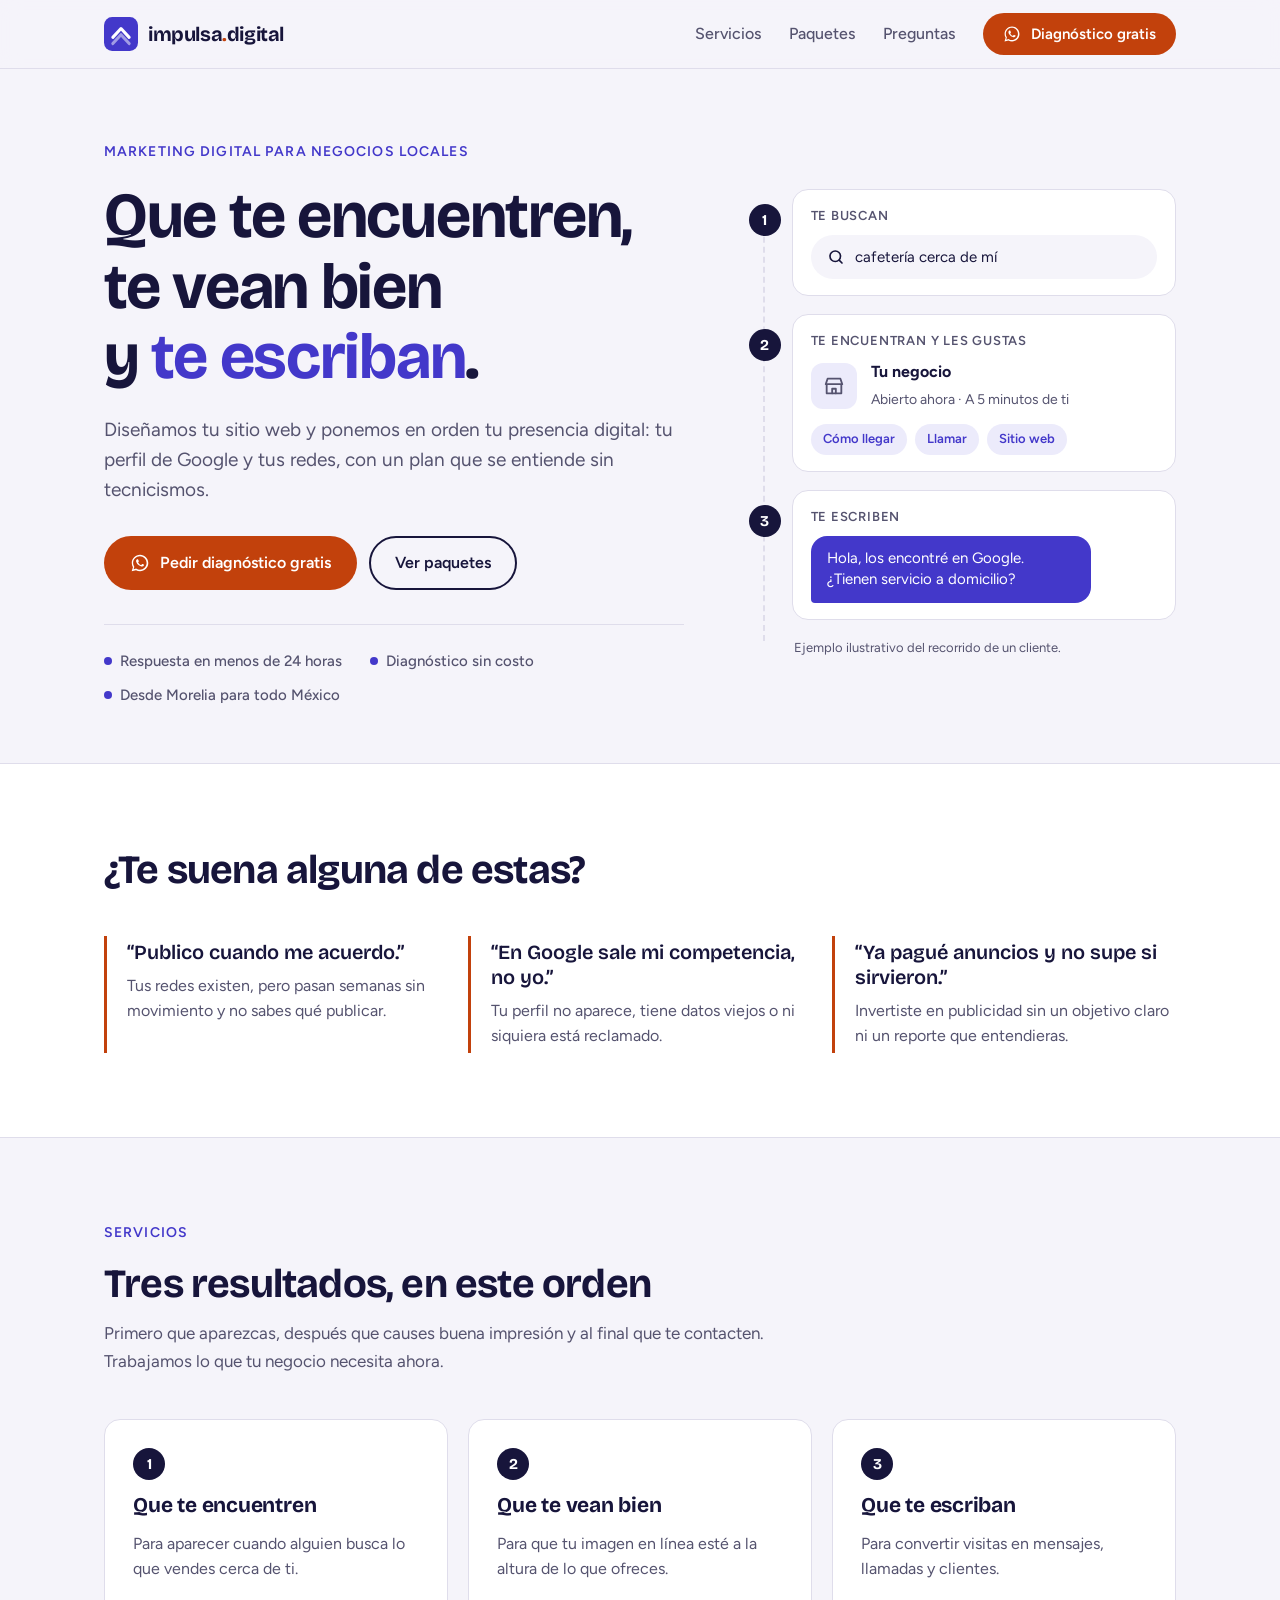
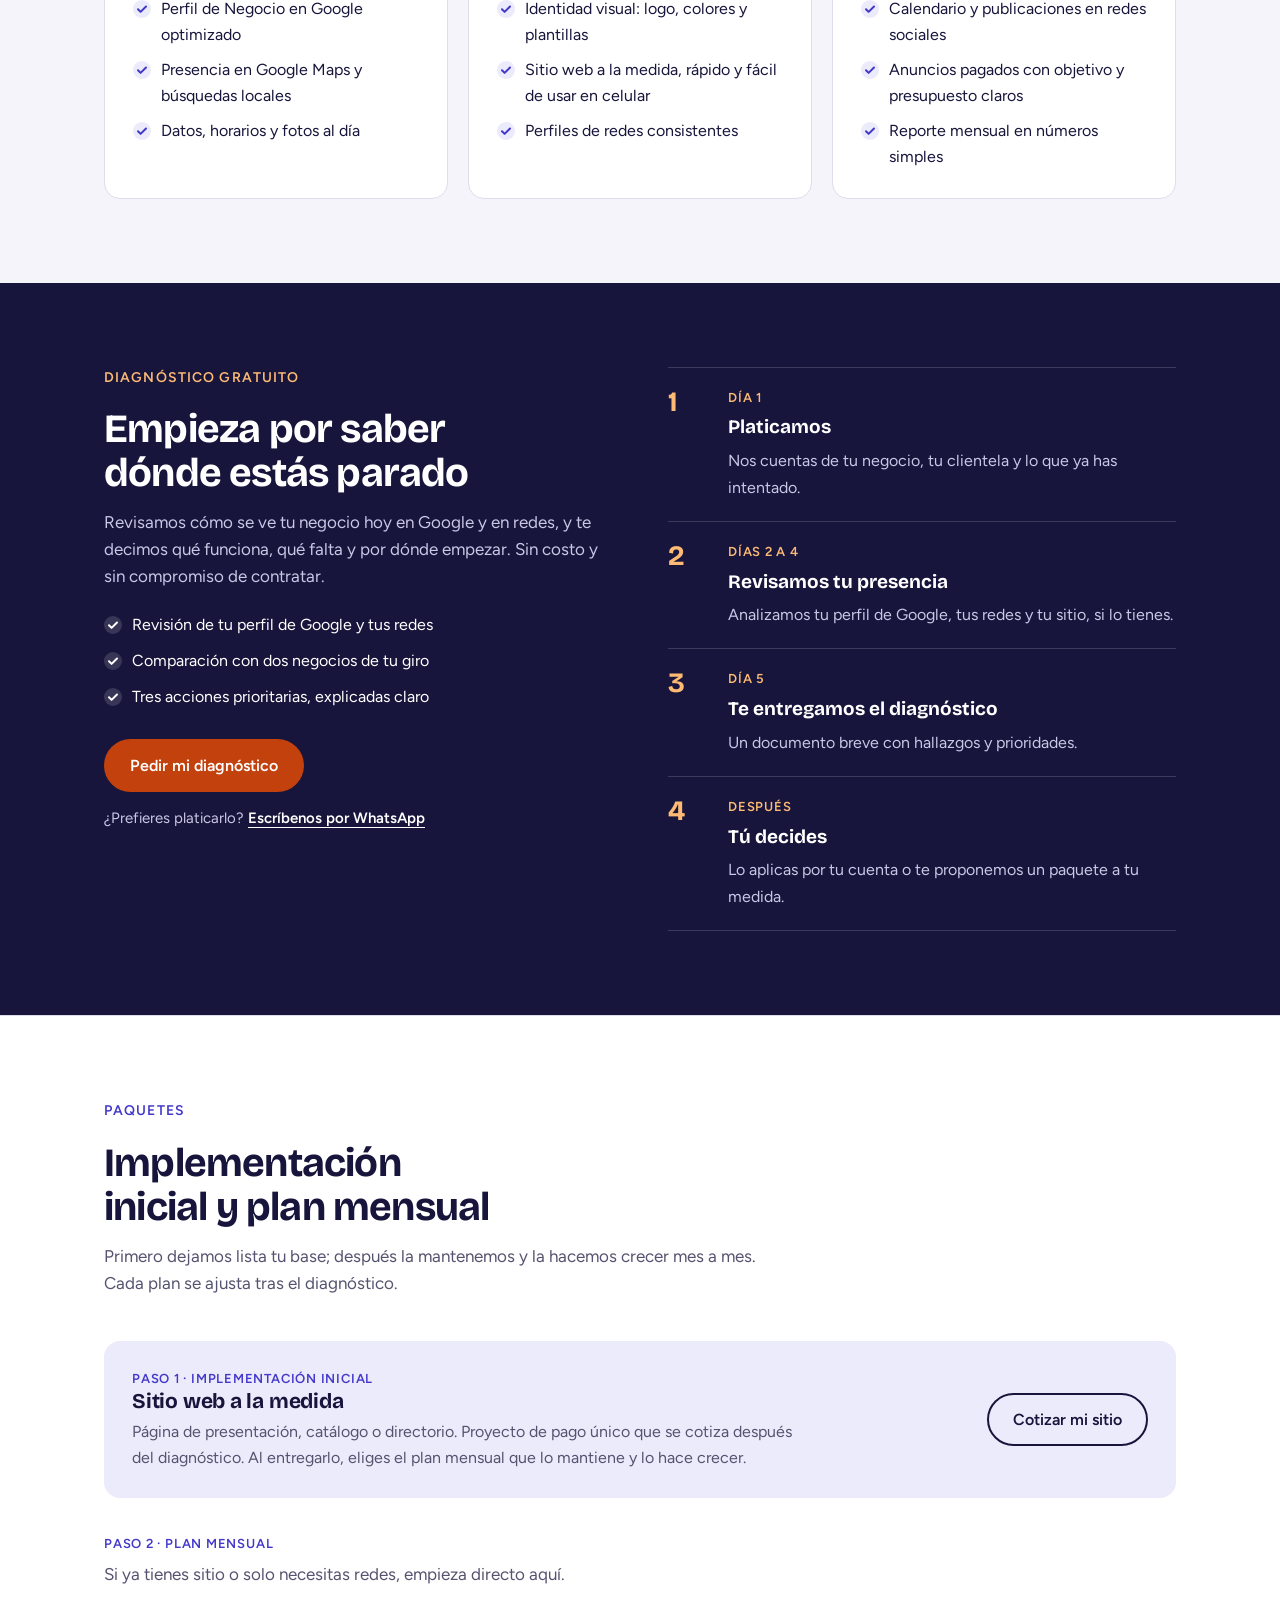
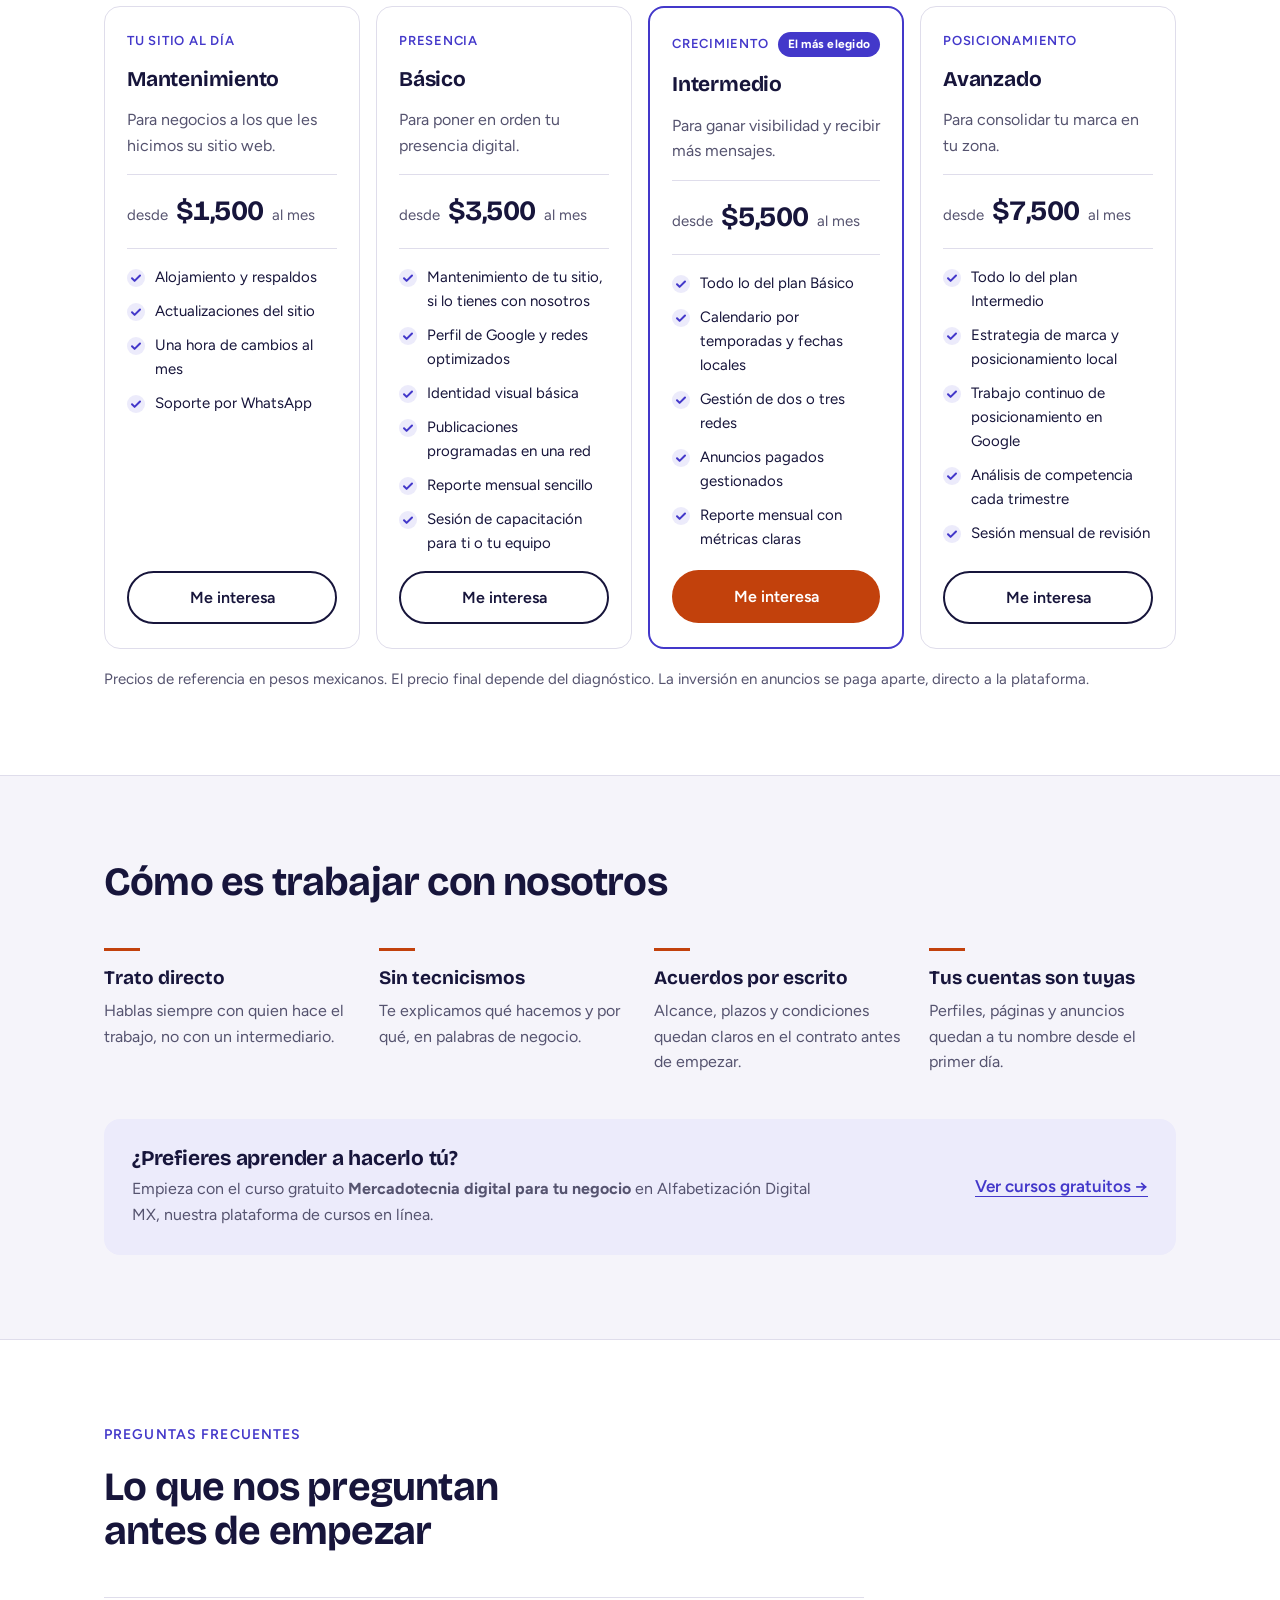
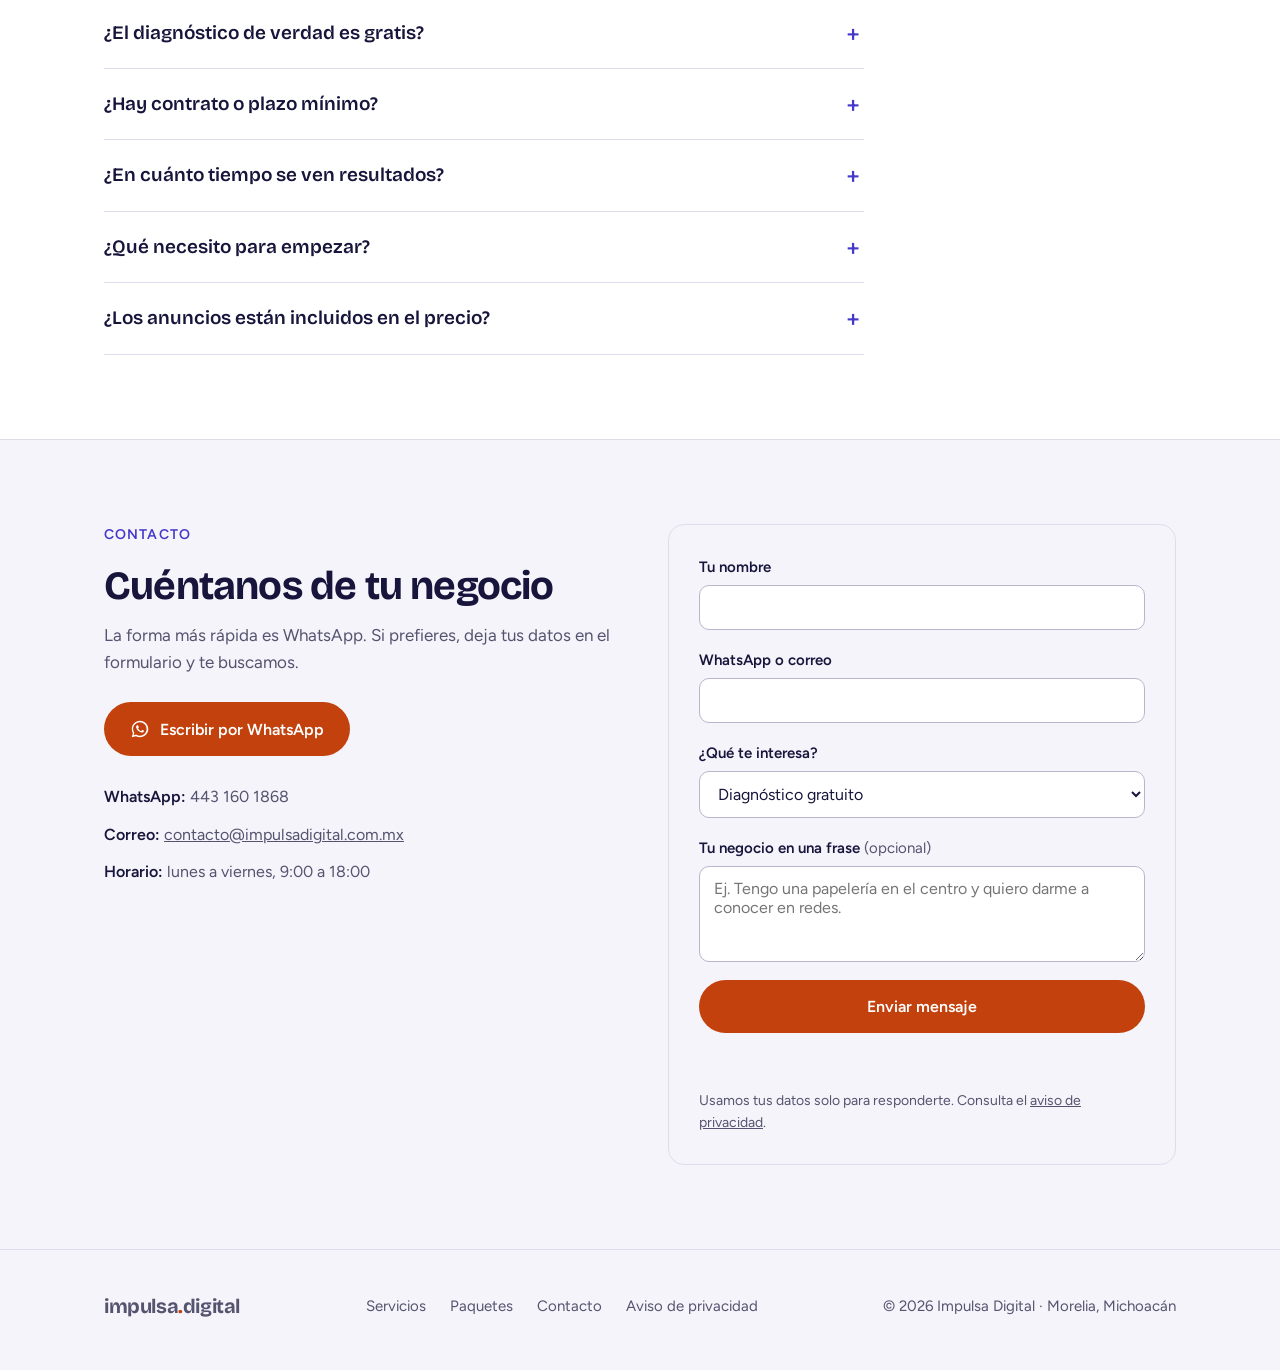
<file: index.html>
<!DOCTYPE html>
<html lang="es-MX">
<head>
<meta charset="UTF-8">
<meta name="viewport" content="width=device-width, initial-scale=1.0">
<title>Impulsa Digital</title>
<meta name="description" content="Marketing digital para negocios locales en México: perfil de Google, redes sociales, sitios web y anuncios. Pide tu diagnóstico gratuito por WhatsApp.">
<link rel="canonical" href="https://impulsadigital.com.mx/">
<link rel="icon" href="favicon.svg" type="image/svg+xml">
<meta name="theme-color" content="#17153B">
<meta property="og:type" content="website">
<meta property="og:locale" content="es_MX">
<meta property="og:url" content="https://impulsadigital.com.mx/">
<meta property="og:site_name" content="Impulsa Digital">
<meta property="og:title" content="Impulsa Digital — Marketing digital para negocios locales">
<meta property="og:description" content="Que te encuentren, te vean bien y te escriban. Diagnóstico gratuito de tu presencia digital.">
<link rel="preconnect" href="https://fonts.googleapis.com">
<link rel="preconnect" href="https://fonts.gstatic.com" crossorigin>
<link href="https://fonts.googleapis.com/css2?family=Bricolage+Grotesque:opsz,wght@12..96,600;12..96,700&family=Figtree:wght@400;500;600&display=swap" rel="stylesheet">
<link rel="stylesheet" href="css/site.css">
<script type="application/ld+json">
{
  "@context": "https://schema.org",
  "@type": "ProfessionalService",
  "name": "Impulsa Digital",
  "url": "https://impulsadigital.com.mx/",
  "description": "Marketing digital para negocios locales: perfil de Google, redes sociales, sitios web y anuncios.",
  "telephone": "+524431601868",
  "email": "contacto@impulsadigital.com.mx",
  "areaServed": { "@type": "Country", "name": "México" },
  "address": { "@type": "PostalAddress", "addressLocality": "Morelia", "addressRegion": "Michoacán", "addressCountry": "MX" },
  "openingHours": "Mo-Fr 09:00-18:00"
}
</script>
<!-- Google Analytics 4 -->
<script async src="https://www.googletagmanager.com/gtag/js?id=G-3FEMDLM26Y"></script>
<script>window.dataLayer=window.dataLayer||[];function gtag(){dataLayer.push(arguments);}gtag('js',new Date());gtag('config','G-3FEMDLM26Y');</script>
</head>
<body>

<svg width="0" height="0" style="position:absolute" aria-hidden="true">
  <symbol id="wa" viewBox="0 0 24 24"><path fill="currentColor" d="M12.04 2C6.58 2 2.13 6.45 2.13 11.91c0 1.85.5 3.58 1.4 5.07L2 22l5.2-1.36a9.9 9.9 0 0 0 4.84 1.27c5.46 0 9.91-4.45 9.91-9.91S17.5 2 12.04 2zm0 18.07c-1.55 0-3-.42-4.24-1.18l-.3-.18-3.15.83.84-3.07-.2-.32a8.07 8.07 0 0 1-1.24-4.24c0-4.46 3.63-8.09 8.09-8.09s8.09 3.63 8.09 8.09-3.63 8.09-8.09 8.09zm4.43-6.06c-.24-.12-1.43-.7-1.65-.78-.22-.08-.38-.12-.55.12-.16.24-.62.78-.76.94-.14.16-.28.18-.52.06-.24-.12-1-.37-1.9-1.18-.7-.62-1.18-1.39-1.32-1.63-.14-.24-.01-.37.1-.5.12-.13.27-.34.4-.5.13-.16.18-.28.27-.46.08-.18.04-.34-.04-.46-.08-.12-.55-1.32-.75-1.8-.2-.48-.4-.42-.55-.42h-.46c-.16 0-.42.06-.64.3-.22.24-.84.82-.84 2 0 1.18.86 2.32.98 2.48.12.16 1.65 2.52 4 3.43 2.34.91 2.34.6 2.76.56.42-.04 1.43-.58 1.63-1.14.2-.56.2-1.04.14-1.14-.06-.1-.22-.16-.46-.28z"/></symbol>
</svg>

<a class="skip" href="#contenido">Saltar al contenido</a>

<header class="site-header">
  <div class="wrap header-inner">
    <a href="#inicio" class="brand" aria-label="Impulsa Digital, inicio">
      <img src="favicon.svg" alt="" width="34" height="34">
      <span>impulsa<i>.</i>digital</span>
    </a>
    <button class="menu-toggle" id="menuToggle" aria-label="Abrir menú" aria-expanded="false" aria-controls="mainNav">
      <span></span><span></span><span></span>
    </button>
    <nav class="nav" id="mainNav" aria-label="Principal">
      <a href="#servicios">Servicios</a>
      <a href="#paquetes">Paquetes</a>
      <a href="#preguntas">Preguntas</a>
      <a class="btn btn-primary btn-small" href="https://wa.me/524431601868" data-wa="Hola, quiero pedir el diagnóstico gratuito para mi negocio." data-origen="encabezado">
        <svg width="18" height="18"><use href="#wa"/></svg> Diagnóstico gratis
      </a>
    </nav>
  </div>
</header>

<main id="contenido">

  <!-- HERO -->
  <section class="hero" id="inicio">
    <div class="wrap hero-grid">
      <div>
        <span class="eyebrow">Marketing digital para negocios locales</span>
        <h1>Que te encuentren, te vean bien y <em>te escriban</em>.</h1>
        <p class="lead">Diseñamos tu sitio web y ponemos en orden tu presencia digital: tu perfil de Google y tus redes, con un plan que se entiende sin tecnicismos.</p>
        <div class="actions">
          <a class="btn btn-primary" href="https://wa.me/524431601868" data-wa="Hola, quiero pedir el diagnóstico gratuito para mi negocio." data-origen="hero">
            <svg width="20" height="20"><use href="#wa"/></svg> Pedir diagnóstico gratis
          </a>
          <a class="btn btn-line" href="#paquetes">Ver paquetes</a>
        </div>
        <ul class="trust">
          <li>Respuesta en menos de 24 horas</li>
          <li>Diagnóstico sin costo</li>
          <li>Desde Morelia para todo México</li>
        </ul>
      </div>

      <div aria-hidden="true">
        <div class="route">
          <div class="route-step">
            <span class="n">1</span>
            <small>Te buscan</small>
            <div class="search-pill">
              <svg width="18" height="18" viewBox="0 0 24 24" fill="none" stroke="currentColor" stroke-width="2.2" stroke-linecap="round"><circle cx="11" cy="11" r="7"/><path d="m20 20-3.5-3.5"/></svg>
              cafetería cerca de mí
            </div>
          </div>
          <div class="route-step">
            <span class="n">2</span>
            <small>Te encuentran y les gustas</small>
            <div class="biz">
              <span class="biz-logo"><svg width="22" height="22" viewBox="0 0 24 24" fill="none" stroke="currentColor" stroke-width="2" stroke-linecap="round" stroke-linejoin="round"><path d="M4 10h16v10H4z"/><path d="M3 10 5 4h14l2 6"/><path d="M10 20v-5h4v5"/></svg></span>
              <div><b>Tu negocio</b><span>Abierto ahora · A 5 minutos de ti</span></div>
            </div>
            <div class="biz-actions"><span>Cómo llegar</span><span>Llamar</span><span>Sitio web</span></div>
          </div>
          <div class="route-step">
            <span class="n">3</span>
            <small>Te escriben</small>
            <div class="bubble">Hola, los encontré en Google. ¿Tienen servicio a domicilio?</div>
          </div>
          <p class="route-note">Ejemplo ilustrativo del recorrido de un cliente.</p>
        </div>
      </div>
    </div>
  </section>

  <!-- TE SUENA -->
  <section class="section band" aria-labelledby="t-suena">
    <div class="wrap">
      <div class="section-head">
        <h2 id="t-suena">¿Te suena alguna de estas?</h2>
      </div>
      <div class="pains">
        <div class="pain">
          <p>“Publico cuando me acuerdo.”</p>
          <p>Tus redes existen, pero pasan semanas sin movimiento y no sabes qué publicar.</p>
        </div>
        <div class="pain">
          <p>“En Google sale mi competencia, no yo.”</p>
          <p>Tu perfil no aparece, tiene datos viejos o ni siquiera está reclamado.</p>
        </div>
        <div class="pain">
          <p>“Ya pagué anuncios y no supe si sirvieron.”</p>
          <p>Invertiste en publicidad sin un objetivo claro ni un reporte que entendieras.</p>
        </div>
      </div>
    </div>
  </section>

  <!-- SERVICIOS -->
  <section class="section" id="servicios" aria-labelledby="t-servicios">
    <div class="wrap">
      <div class="section-head">
        <span class="eyebrow">Servicios</span>
        <h2 id="t-servicios">Tres resultados, en este orden</h2>
        <p>Primero que aparezcas, después que causes buena impresión y al final que te contacten. Trabajamos lo que tu negocio necesita ahora.</p>
      </div>
      <div class="services">
        <article class="service">
          <span class="n">1</span>
          <h3>Que te encuentren</h3>
          <p>Para aparecer cuando alguien busca lo que vendes cerca de ti.</p>
          <ul class="ticks">
            <li>Perfil de Negocio en Google optimizado</li>
            <li>Presencia en Google Maps y búsquedas locales</li>
            <li>Datos, horarios y fotos al día</li>
          </ul>
        </article>
        <article class="service">
          <span class="n">2</span>
          <h3>Que te vean bien</h3>
          <p>Para que tu imagen en línea esté a la altura de lo que ofreces.</p>
          <ul class="ticks">
            <li>Identidad visual: logo, colores y plantillas</li>
            <li>Sitio web a la medida, rápido y fácil de usar en celular</li>
            <li>Perfiles de redes consistentes</li>
          </ul>
        </article>
        <article class="service">
          <span class="n">3</span>
          <h3>Que te escriban</h3>
          <p>Para convertir visitas en mensajes, llamadas y clientes.</p>
          <ul class="ticks">
            <li>Calendario y publicaciones en redes sociales</li>
            <li>Anuncios pagados con objetivo y presupuesto claros</li>
            <li>Reporte mensual en números simples</li>
          </ul>
        </article>
      </div>
    </div>
  </section>

  <!-- DIAGNÓSTICO -->
  <section class="section night" id="diagnostico" aria-labelledby="t-diag">
    <div class="wrap diag-grid">
      <div>
        <div class="section-head" style="margin-bottom:0">
          <span class="eyebrow">Diagnóstico gratuito</span>
          <h2 id="t-diag">Empieza por saber dónde estás parado</h2>
          <p>Revisamos cómo se ve tu negocio hoy en Google y en redes, y te decimos qué funciona, qué falta y por dónde empezar. Sin costo y sin compromiso de contratar.</p>
        </div>
        <ul class="ticks">
          <li>Revisión de tu perfil de Google y tus redes</li>
          <li>Comparación con dos negocios de tu giro</li>
          <li>Tres acciones prioritarias, explicadas claro</li>
        </ul>
        <a class="btn btn-primary" href="diagnostico.html">Pedir mi diagnóstico</a>
        <p class="alt-link">¿Prefieres platicarlo? <a href="https://wa.me/524431601868" data-wa="Hola, quiero pedir el diagnóstico gratuito para mi negocio." data-origen="diagnostico">Escríbenos por WhatsApp</a></p>
      </div>
      <ol class="steps">
        <li><div><em>Día 1</em><b>Platicamos</b><span>Nos cuentas de tu negocio, tu clientela y lo que ya has intentado.</span></div></li>
        <li><div><em>Días 2 a 4</em><b>Revisamos tu presencia</b><span>Analizamos tu perfil de Google, tus redes y tu sitio, si lo tienes.</span></div></li>
        <li><div><em>Día 5</em><b>Te entregamos el diagnóstico</b><span>Un documento breve con hallazgos y prioridades.</span></div></li>
        <li><div><em>Después</em><b>Tú decides</b><span>Lo aplicas por tu cuenta o te proponemos un paquete a tu medida.</span></div></li>
      </ol>
    </div>
  </section>

  <!-- PAQUETES -->
  <section class="section band" id="paquetes" aria-labelledby="t-paquetes">
    <div class="wrap">
      <div class="section-head">
        <span class="eyebrow">Paquetes</span>
        <h2 id="t-paquetes">Implementación inicial y plan mensual</h2>
        <p>Primero dejamos lista tu base; después la mantenemos y la hacemos crecer mes a mes. Cada plan se ajusta tras el diagnóstico.</p>
      </div>
      <div class="web-plan">
        <div>
          <span class="plan-kicker">Paso 1 · Implementación inicial</span>
          <h3>Sitio web a la medida</h3>
          <p>Página de presentación, catálogo o directorio. Proyecto de pago único que se cotiza después del diagnóstico. Al entregarlo, eliges el plan mensual que lo mantiene y lo hace crecer.</p>
        </div>
        <a class="btn btn-line" href="#contacto" data-interes="Sitio web">Cotizar mi sitio</a>
      </div>
      <p class="plans-title"><span class="plan-kicker">Paso 2 · Plan mensual</span>Si ya tienes sitio o solo necesitas redes, empieza directo aquí.</p>
      <div class="plans">
        <article class="plan">
          <span class="plan-kicker">Tu sitio al día</span>
          <h3>Mantenimiento</h3>
          <p class="plan-for">Para negocios a los que les hicimos su sitio web.</p>
          <p class="price">desde <strong>$1,500</strong> al mes</p>
          <ul class="ticks">
            <li>Alojamiento y respaldos</li>
            <li>Actualizaciones del sitio</li>
            <li>Una hora de cambios al mes</li>
            <li>Soporte por WhatsApp</li>
          </ul>
          <a class="btn btn-line" href="#contacto" data-interes="Plan Mantenimiento">Me interesa</a>
        </article>
        <article class="plan">
          <span class="plan-kicker">Presencia</span>
          <h3>Básico</h3>
          <p class="plan-for">Para poner en orden tu presencia digital.</p>
          <p class="price">desde <strong>$3,500</strong> al mes</p>
          <ul class="ticks">
            <li>Mantenimiento de tu sitio, si lo tienes con nosotros</li>
            <li>Perfil de Google y redes optimizados</li>
            <li>Identidad visual básica</li>
            <li>Publicaciones programadas en una red</li>
            <li>Reporte mensual sencillo</li>
            <li>Sesión de capacitación para ti o tu equipo</li>
          </ul>
          <a class="btn btn-line" href="#contacto" data-interes="Paquete Básico">Me interesa</a>
        </article>
        <article class="plan featured">
          <span class="plan-kicker">Crecimiento <b>El más elegido</b></span>
          <h3>Intermedio</h3>
          <p class="plan-for">Para ganar visibilidad y recibir más mensajes.</p>
          <p class="price">desde <strong>$5,500</strong> al mes</p>
          <ul class="ticks">
            <li>Todo lo del plan Básico</li>
            <li>Calendario por temporadas y fechas locales</li>
            <li>Gestión de dos o tres redes</li>
            <li>Anuncios pagados gestionados</li>
            <li>Reporte mensual con métricas claras</li>
          </ul>
          <a class="btn btn-primary" href="#contacto" data-interes="Paquete Intermedio">Me interesa</a>
        </article>
        <article class="plan">
          <span class="plan-kicker">Posicionamiento</span>
          <h3>Avanzado</h3>
          <p class="plan-for">Para consolidar tu marca en tu zona.</p>
          <p class="price">desde <strong>$7,500</strong> al mes</p>
          <ul class="ticks">
            <li>Todo lo del plan Intermedio</li>
            <li>Estrategia de marca y posicionamiento local</li>
            <li>Trabajo continuo de posicionamiento en Google</li>
            <li>Análisis de competencia cada trimestre</li>
            <li>Sesión mensual de revisión</li>
          </ul>
          <a class="btn btn-line" href="#contacto" data-interes="Paquete Avanzado">Me interesa</a>
        </article>
      </div>
      <p class="price-note">Precios de referencia en pesos mexicanos. El precio final depende del diagnóstico. La inversión en anuncios se paga aparte, directo a la plataforma.</p>
    </div>
  </section>

  <!-- COMPROMISOS -->
  <section class="section" aria-labelledby="t-compromisos">
    <div class="wrap">
      <div class="section-head">
        <h2 id="t-compromisos">Cómo es trabajar con nosotros</h2>
      </div>
      <div class="promises">
        <div class="promise"><b>Trato directo</b><p>Hablas siempre con quien hace el trabajo, no con un intermediario.</p></div>
        <div class="promise"><b>Sin tecnicismos</b><p>Te explicamos qué hacemos y por qué, en palabras de negocio.</p></div>
        <div class="promise"><b>Acuerdos por escrito</b><p>Alcance, plazos y condiciones quedan claros en el contrato antes de empezar.</p></div>
        <div class="promise"><b>Tus cuentas son tuyas</b><p>Perfiles, páginas y anuncios quedan a tu nombre desde el primer día.</p></div>
      </div>
      <div class="web-plan learn">
        <div>
          <h3>¿Prefieres aprender a hacerlo tú?</h3>
          <p>Empieza con el curso gratuito <b>Mercadotecnia digital para tu negocio</b> en Alfabetización Digital MX, nuestra plataforma de cursos en línea.</p>
        </div>
        <a class="text-link" href="https://www.alfabetizaciondigital.mx/" target="_blank" rel="noopener">Ver cursos gratuitos →</a>
      </div>
    </div>
  </section>

  <!-- PREGUNTAS -->
  <section class="section band" id="preguntas" aria-labelledby="t-preguntas">
    <div class="wrap">
      <div class="section-head">
        <span class="eyebrow">Preguntas frecuentes</span>
        <h2 id="t-preguntas">Lo que nos preguntan antes de empezar</h2>
      </div>
      <div class="faq">
        <details>
          <summary>¿El diagnóstico de verdad es gratis?</summary>
          <p>Sí. No tiene costo ni te obliga a contratar. Al final decides si aplicas las recomendaciones por tu cuenta o si trabajamos juntos.</p>
        </details>
        <details>
          <summary>¿Hay contrato o plazo mínimo?</summary>
          <p>Sí trabajamos con contrato. Ahí se definen el alcance, la duración y las condiciones de cada proyecto, y lo revisas antes de empezar.</p>
        </details>
        <details>
          <summary>¿En cuánto tiempo se ven resultados?</summary>
          <p>Ordenar tu perfil de Google y tus redes se nota en las primeras semanas. Crecer en visitas y mensajes suele tomar de dos a tres meses de trabajo constante. No prometemos cifras que no dependan de nosotros.</p>
        </details>
        <details>
          <summary>¿Qué necesito para empezar?</summary>
          <p>Acceso a tus perfiles, fotos de tu negocio o productos y unos minutos a la semana para aprobar contenido. Si no tienes perfiles, los creamos contigo.</p>
        </details>
        <details>
          <summary>¿Los anuncios están incluidos en el precio?</summary>
          <p>El paquete incluye la gestión de los anuncios. El presupuesto de publicidad lo defines tú y se paga directo a Google o Meta.</p>
        </details>
      </div>
    </div>
  </section>

  <!-- CONTACTO -->
  <section class="section" id="contacto" aria-labelledby="t-contacto">
    <div class="wrap contact-grid">
      <div class="contact-info">
        <span class="eyebrow">Contacto</span>
        <h2 id="t-contacto">Cuéntanos de tu negocio</h2>
        <p>La forma más rápida es WhatsApp. Si prefieres, deja tus datos en el formulario y te buscamos.</p>
        <a class="btn btn-primary" href="https://wa.me/524431601868" data-wa="Hola, tengo un negocio y quiero información sobre sus servicios." data-origen="contacto">
          <svg width="20" height="20"><use href="#wa"/></svg> Escribir por WhatsApp
        </a>
        <ul class="facts">
          <li><b>WhatsApp:</b> 443 160 1868</li>
          <li><b>Correo:</b> <a href="mailto:contacto@impulsadigital.com.mx">contacto@impulsadigital.com.mx</a></li>
          <li><b>Horario:</b> lunes a viernes, 9:00 a 18:00</li>
        </ul>
      </div>

      <form class="form" id="contactForm" action="https://formspree.io/f/mvzjvlll" method="POST">
        <div class="field">
          <label for="nombre">Tu nombre</label>
          <input type="text" id="nombre" name="nombre" autocomplete="name" required>
        </div>
        <div class="field">
          <label for="contactoPref">WhatsApp o correo</label>
          <input type="text" id="contactoPref" name="contacto" autocomplete="tel" required>
        </div>
        <div class="field">
          <label for="interes">¿Qué te interesa?</label>
          <select id="interes" name="interes">
            <option>Diagnóstico gratuito</option>
            <option>Sitio web</option>
            <option>Plan Mantenimiento</option>
            <option>Paquete Básico</option>
            <option>Paquete Intermedio</option>
            <option>Paquete Avanzado</option>
            <option>Aún no estoy seguro</option>
          </select>
        </div>
        <div class="field">
          <label for="mensaje">Tu negocio en una frase <span>(opcional)</span></label>
          <textarea id="mensaje" name="mensaje" placeholder="Ej. Tengo una papelería en el centro y quiero darme a conocer en redes."></textarea>
        </div>
        <div class="hp" aria-hidden="true">
          <label for="gotcha">No llenar</label>
          <input type="text" id="gotcha" name="_gotcha" tabindex="-1" autocomplete="off">
        </div>
        <button type="submit" class="btn btn-primary">Enviar mensaje</button>
        <p class="form-status" id="formStatus" role="status" aria-live="polite"></p>
        <p class="form-note">Usamos tus datos solo para responderte. Consulta el <a href="privacidad.html">aviso de privacidad</a>.</p>
      </form>
    </div>
  </section>

</main>

<footer class="site-footer">
  <div class="wrap footer-inner">
    <a href="#inicio" class="brand" aria-label="Impulsa Digital, inicio">
      <span>impulsa<i>.</i>digital</span>
    </a>
    <div class="footer-links">
      <a href="#servicios">Servicios</a>
      <a href="#paquetes">Paquetes</a>
      <a href="#contacto">Contacto</a>
      <a href="privacidad.html">Aviso de privacidad</a>
    </div>
    <span>© <span id="year">2026</span> Impulsa Digital · Morelia, Michoacán</span>
  </div>
</footer>

<a class="wa-float" href="https://wa.me/524431601868" data-wa="Hola, quiero pedir el diagnóstico gratuito para mi negocio." data-origen="flotante" aria-label="Escribir por WhatsApp">
  <svg width="30" height="30"><use href="#wa"/></svg>
</a>

<script src="js/site.js"></script>
</body>
</html>
</file>
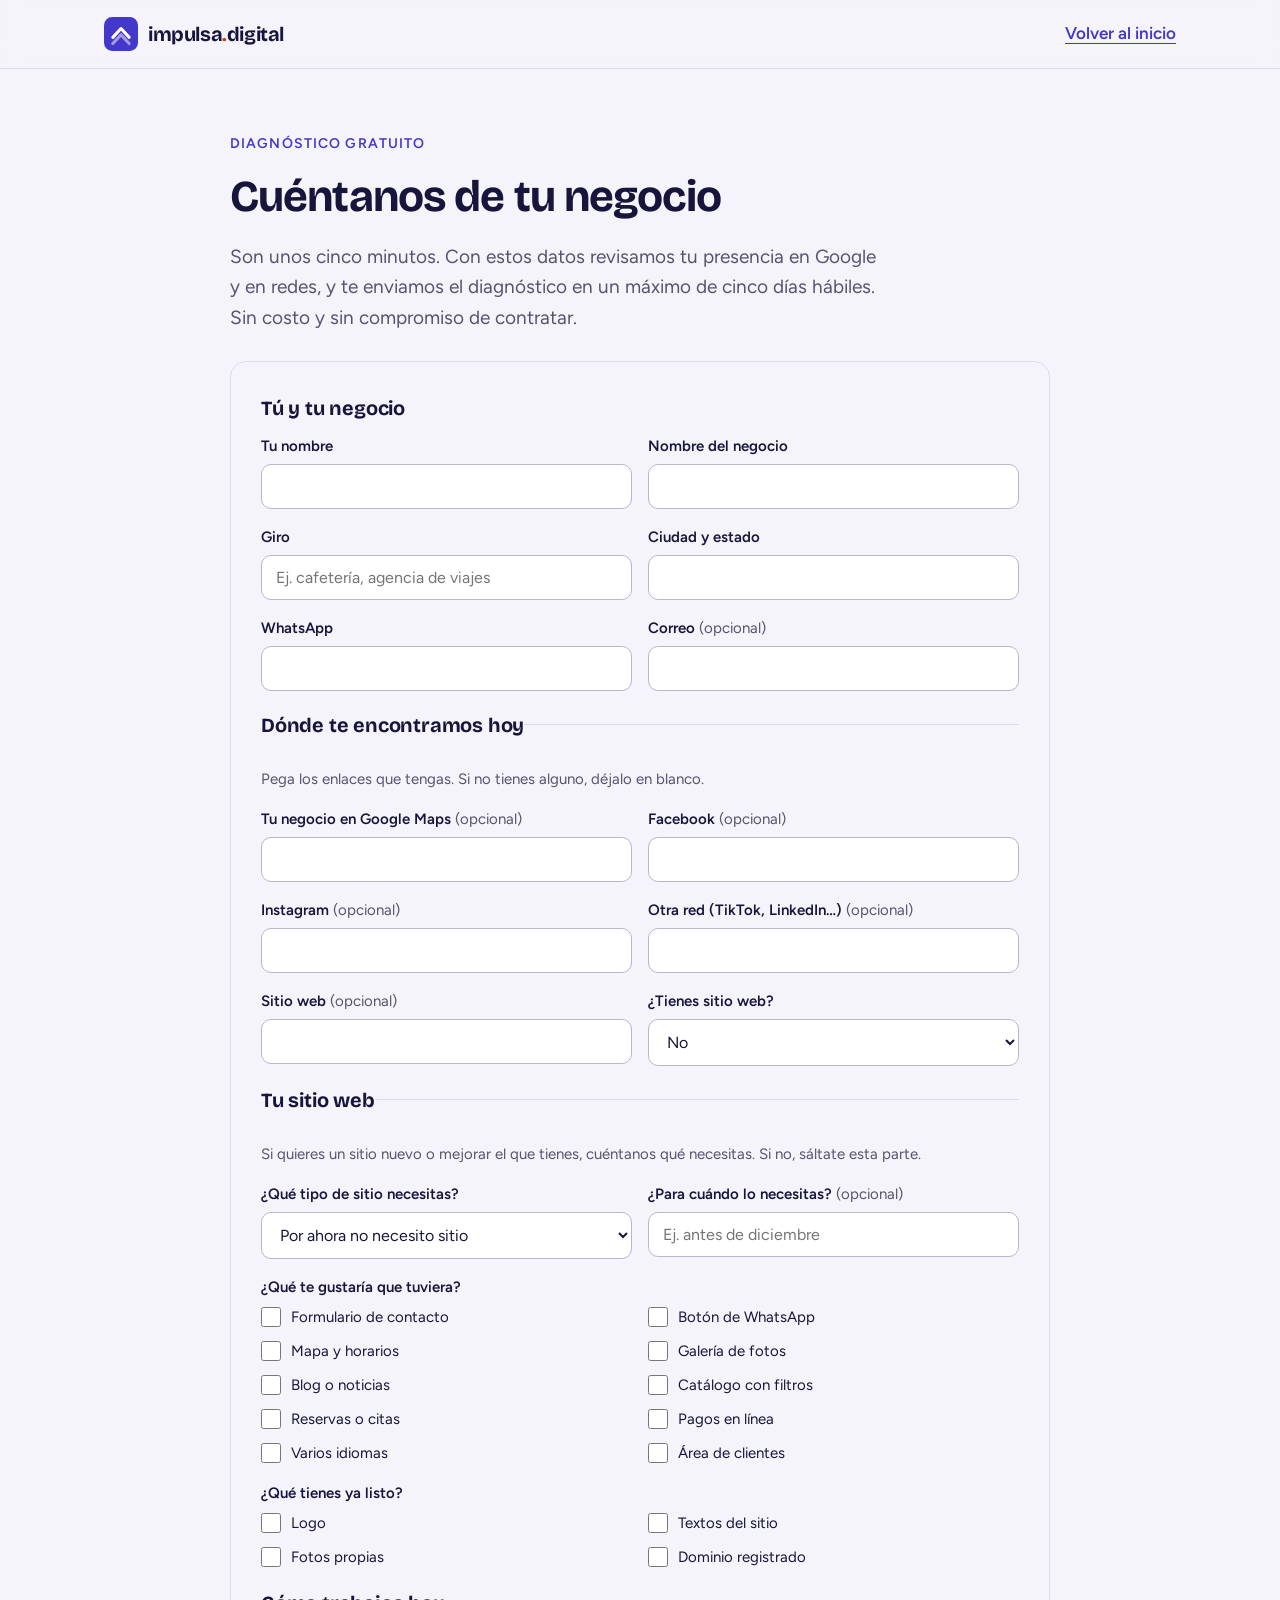
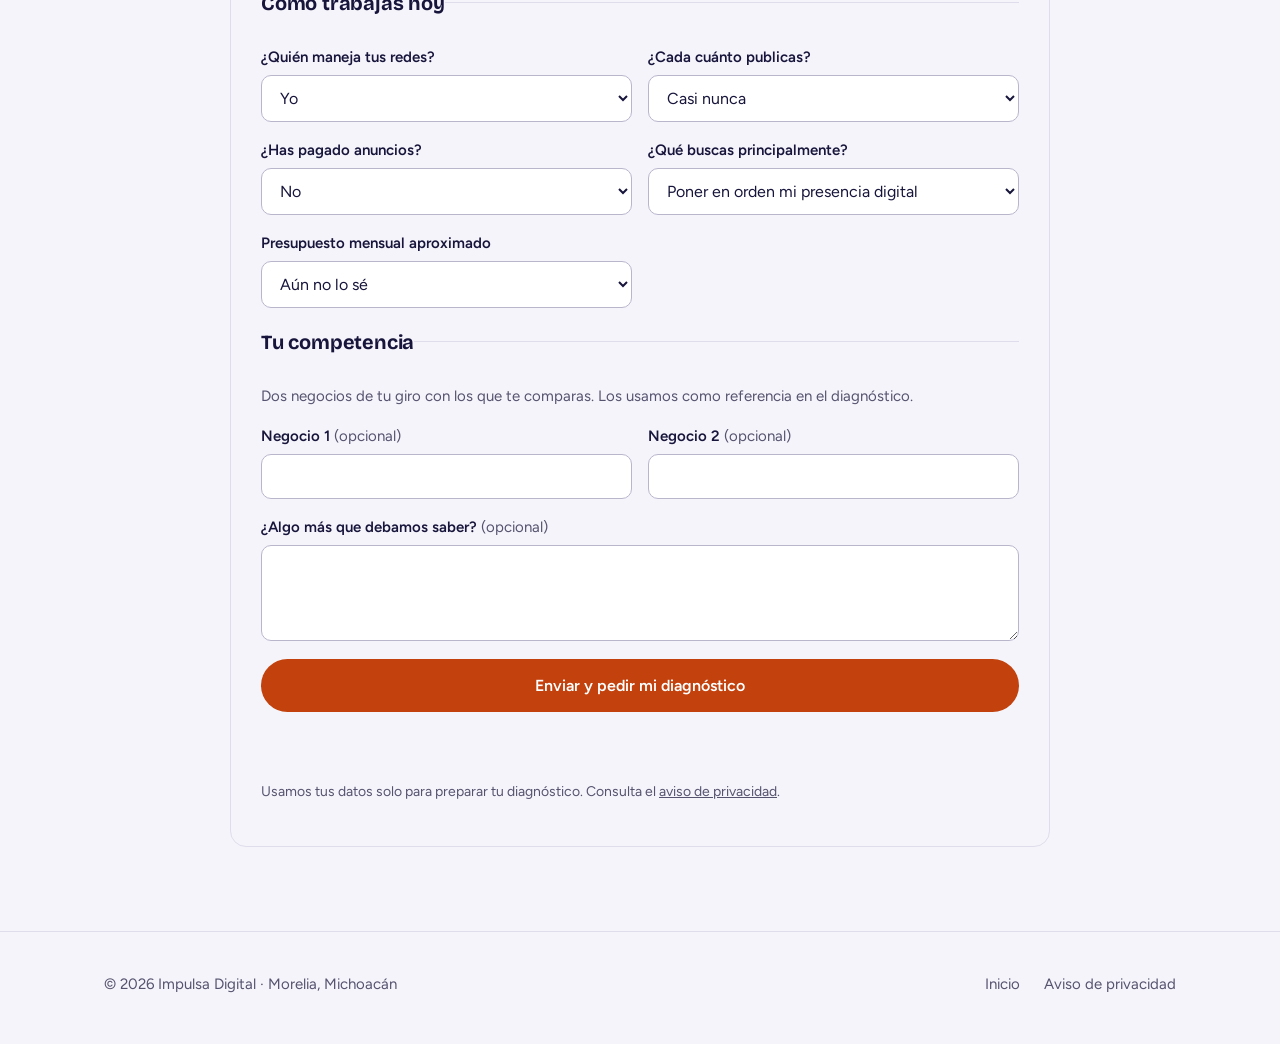
<file: diagnostico.html>
<!DOCTYPE html>
<html lang="es-MX">
<head>
<meta charset="UTF-8">
<meta name="viewport" content="width=device-width, initial-scale=1.0">
<title>Diagnóstico gratuito · Impulsa Digital</title>
<meta name="description" content="Pide el diagnóstico gratuito de la presencia digital de tu negocio. Llena el formulario y recíbelo en un máximo de cinco días hábiles.">
<link rel="canonical" href="https://impulsadigital.com.mx/diagnostico.html">
<link rel="icon" href="favicon.svg" type="image/svg+xml">
<meta property="og:title" content="Diagnóstico gratuito · Impulsa Digital">
<meta property="og:description" content="Te decimos qué funciona, qué falta y por dónde empezar. Sin costo.">
<link rel="preconnect" href="https://fonts.googleapis.com">
<link rel="preconnect" href="https://fonts.gstatic.com" crossorigin>
<link href="https://fonts.googleapis.com/css2?family=Bricolage+Grotesque:opsz,wght@12..96,600;12..96,700&family=Figtree:wght@400;500;600&display=swap" rel="stylesheet">
<link rel="stylesheet" href="css/site.css">
<!-- Google Analytics 4 -->
<script async src="https://www.googletagmanager.com/gtag/js?id=G-3FEMDLM26Y"></script>
<script>window.dataLayer=window.dataLayer||[];function gtag(){dataLayer.push(arguments);}gtag('js',new Date());gtag('config','G-3FEMDLM26Y');</script>
</head>
<body>
<header class="site-header">
  <div class="wrap header-inner">
    <a href="index.html" class="brand" aria-label="Impulsa Digital, inicio">
      <img src="favicon.svg" alt="" width="34" height="34">
      <span>impulsa<i>.</i>digital</span>
    </a>
    <a class="text-link" href="index.html">Volver al inicio</a>
  </div>
</header>
<main class="wrap page page-wide">
  <span class="eyebrow">Diagnóstico gratuito</span>
  <h1>Cuéntanos de tu negocio</h1>
  <p class="lead">Son unos cinco minutos. Con estos datos revisamos tu presencia en Google y en redes, y te enviamos el diagnóstico en un máximo de cinco días hábiles. Sin costo y sin compromiso de contratar.</p>

  <form class="form" id="diagForm" action="https://formspree.io/f/mvzjvlll" method="POST">
    <input type="hidden" name="_subject" value="Solicitud de diagnóstico — Impulsa Digital">
    <fieldset>
      <legend>Tú y tu negocio</legend>
      <div class="form-grid">
          <div class="field">
            <label for="d-nombre">Tu nombre</label>
            <input type="text" id="d-nombre" name="nombre" required autocomplete="name">
          </div>
          <div class="field">
            <label for="d-negocio">Nombre del negocio</label>
            <input type="text" id="d-negocio" name="negocio" required>
          </div>
          <div class="field">
            <label for="d-giro">Giro</label>
            <input type="text" id="d-giro" name="giro" required placeholder="Ej. cafetería, agencia de viajes">
          </div>
          <div class="field">
            <label for="d-ciudad">Ciudad y estado</label>
            <input type="text" id="d-ciudad" name="ciudad" required>
          </div>
          <div class="field">
            <label for="d-whatsapp">WhatsApp</label>
            <input type="tel" id="d-whatsapp" name="whatsapp" required autocomplete="tel">
          </div>
          <div class="field">
            <label for="d-correo">Correo <span>(opcional)</span></label>
            <input type="email" id="d-correo" name="correo" autocomplete="email">
          </div>
      </div>
    </fieldset>

    <fieldset>
      <legend>Dónde te encontramos hoy</legend>
      <p class="hint">Pega los enlaces que tengas. Si no tienes alguno, déjalo en blanco.</p>
      <div class="form-grid">
          <div class="field">
            <label for="d-google">Tu negocio en Google Maps <span>(opcional)</span></label>
            <input type="text" id="d-google" name="enlace_google">
          </div>
          <div class="field">
            <label for="d-facebook">Facebook <span>(opcional)</span></label>
            <input type="text" id="d-facebook" name="enlace_facebook">
          </div>
          <div class="field">
            <label for="d-instagram">Instagram <span>(opcional)</span></label>
            <input type="text" id="d-instagram" name="enlace_instagram">
          </div>
          <div class="field">
            <label for="d-otra">Otra red (TikTok, LinkedIn…) <span>(opcional)</span></label>
            <input type="text" id="d-otra" name="enlace_otra_red">
          </div>
          <div class="field">
            <label for="d-sitio">Sitio web <span>(opcional)</span></label>
            <input type="text" id="d-sitio" name="enlace_sitio">
          </div>
          <div class="field">
            <label for="d-tiene-sitio">¿Tienes sitio web?</label>
            <select id="d-tiene-sitio" name="tiene_sitio">
              <option>No</option>
              <option>Sí</option>
              <option>Sí, pero no me gusta o no funciona</option>
            </select>
          </div>
      </div>
    </fieldset>

    <fieldset>
      <legend>Tu sitio web</legend>
      <p class="hint">Si quieres un sitio nuevo o mejorar el que tienes, cuéntanos qué necesitas. Si no, sáltate esta parte.</p>
      <div class="form-grid">
          <div class="field">
            <label for="d-tipo">¿Qué tipo de sitio necesitas?</label>
            <select id="d-tipo" name="tipo_sitio">
              <option>Por ahora no necesito sitio</option>
              <option>Página de presentación (una sola página)</option>
              <option>Sitio de varias secciones</option>
              <option>Catálogo de productos o servicios</option>
              <option>Con reservas o cotizaciones en línea</option>
              <option>Tienda en línea</option>
              <option>No estoy seguro</option>
            </select>
          </div>
          <div class="field">
            <label for="d-fecha">¿Para cuándo lo necesitas? <span>(opcional)</span></label>
            <input type="text" id="d-fecha" name="fecha_sitio" placeholder="Ej. antes de diciembre">
          </div>
      </div>
      <div class="field">
        <span class="group-label" id="lbl-func">¿Qué te gustaría que tuviera?</span>
        <div class="checks" role="group" aria-labelledby="lbl-func">
          <label><input type="checkbox" id="d-f0" name="funciones" value="Formulario de contacto"> Formulario de contacto</label>
          <label><input type="checkbox" id="d-f1" name="funciones" value="Botón de WhatsApp"> Botón de WhatsApp</label>
          <label><input type="checkbox" id="d-f2" name="funciones" value="Mapa y horarios"> Mapa y horarios</label>
          <label><input type="checkbox" id="d-f3" name="funciones" value="Galería de fotos"> Galería de fotos</label>
          <label><input type="checkbox" id="d-f4" name="funciones" value="Blog o noticias"> Blog o noticias</label>
          <label><input type="checkbox" id="d-f5" name="funciones" value="Catálogo con filtros"> Catálogo con filtros</label>
          <label><input type="checkbox" id="d-f6" name="funciones" value="Reservas o citas"> Reservas o citas</label>
          <label><input type="checkbox" id="d-f7" name="funciones" value="Pagos en línea"> Pagos en línea</label>
          <label><input type="checkbox" id="d-f8" name="funciones" value="Varios idiomas"> Varios idiomas</label>
          <label><input type="checkbox" id="d-f9" name="funciones" value="Área de clientes"> Área de clientes</label>
        </div>
      </div>
      <div class="field">
        <span class="group-label" id="lbl-mat">¿Qué tienes ya listo?</span>
        <div class="checks" role="group" aria-labelledby="lbl-mat">
          <label><input type="checkbox" id="d-m0" name="materiales" value="Logo"> Logo</label>
          <label><input type="checkbox" id="d-m1" name="materiales" value="Textos del sitio"> Textos del sitio</label>
          <label><input type="checkbox" id="d-m2" name="materiales" value="Fotos propias"> Fotos propias</label>
          <label><input type="checkbox" id="d-m3" name="materiales" value="Dominio registrado"> Dominio registrado</label>
        </div>
      </div>
    </fieldset>

    <fieldset>
      <legend>Cómo trabajas hoy</legend>
      <div class="form-grid">
          <div class="field">
            <label for="d-quien">¿Quién maneja tus redes?</label>
            <select id="d-quien" name="quien_maneja_redes">
              <option>Yo</option>
              <option>Alguien de mi equipo</option>
              <option>Una persona o agencia externa</option>
              <option>Nadie por ahora</option>
            </select>
          </div>
          <div class="field">
            <label for="d-frecuencia">¿Cada cuánto publicas?</label>
            <select id="d-frecuencia" name="frecuencia_publicacion">
              <option>Casi nunca</option>
              <option>Una o dos veces al mes</option>
              <option>Cada semana</option>
              <option>Varias veces por semana</option>
            </select>
          </div>
          <div class="field">
            <label for="d-anuncios">¿Has pagado anuncios?</label>
            <select id="d-anuncios" name="anuncios">
              <option>No</option>
              <option>Sí, pero no supe si funcionaron</option>
              <option>Sí, con buenos resultados</option>
            </select>
          </div>
          <div class="field">
            <label for="d-objetivo">¿Qué buscas principalmente?</label>
            <select id="d-objetivo" name="objetivo">
              <option>Poner en orden mi presencia digital</option>
              <option>Conseguir más clientes</option>
              <option>Consolidar mi marca</option>
              <option>Solo necesito un sitio web</option>
            </select>
          </div>
          <div class="field">
            <label for="d-presupuesto">Presupuesto mensual aproximado</label>
            <select id="d-presupuesto" name="presupuesto">
              <option>Aún no lo sé</option>
              <option>Hasta $1,500</option>
              <option>Hasta $3,500</option>
              <option>Hasta $5,500</option>
              <option>$7,500 o más</option>
            </select>
          </div>
      </div>
    </fieldset>

    <fieldset>
      <legend>Tu competencia</legend>
      <p class="hint">Dos negocios de tu giro con los que te comparas. Los usamos como referencia en el diagnóstico.</p>
      <div class="form-grid">
          <div class="field">
            <label for="d-comp1">Negocio 1 <span>(opcional)</span></label>
            <input type="text" id="d-comp1" name="competidor_1">
          </div>
          <div class="field">
            <label for="d-comp2">Negocio 2 <span>(opcional)</span></label>
            <input type="text" id="d-comp2" name="competidor_2">
          </div>
      </div>
      <div class="field">
        <label for="d-mas">¿Algo más que debamos saber? <span>(opcional)</span></label>
        <textarea id="d-mas" name="comentarios"></textarea>
      </div>
    </fieldset>

    <div class="hp" aria-hidden="true">
      <label for="d-gotcha">No llenar</label>
      <input type="text" id="d-gotcha" name="_gotcha" tabindex="-1" autocomplete="off">
    </div>
    <button type="submit" class="btn btn-primary">Enviar y pedir mi diagnóstico</button>
    <p class="form-status" id="diagStatus" role="status" aria-live="polite"></p>
    <p class="form-note">Usamos tus datos solo para preparar tu diagnóstico. Consulta el <a href="privacidad.html">aviso de privacidad</a>.</p>
  </form>
</main>
<footer class="site-footer">
  <div class="wrap footer-inner">
    <span>© <span id="year">2026</span> Impulsa Digital · Morelia, Michoacán</span>
    <div class="footer-links"><a href="index.html">Inicio</a><a href="privacidad.html">Aviso de privacidad</a></div>
  </div>
</footer>
<script src="js/site.js"></script>
</body>
</html>
</file>
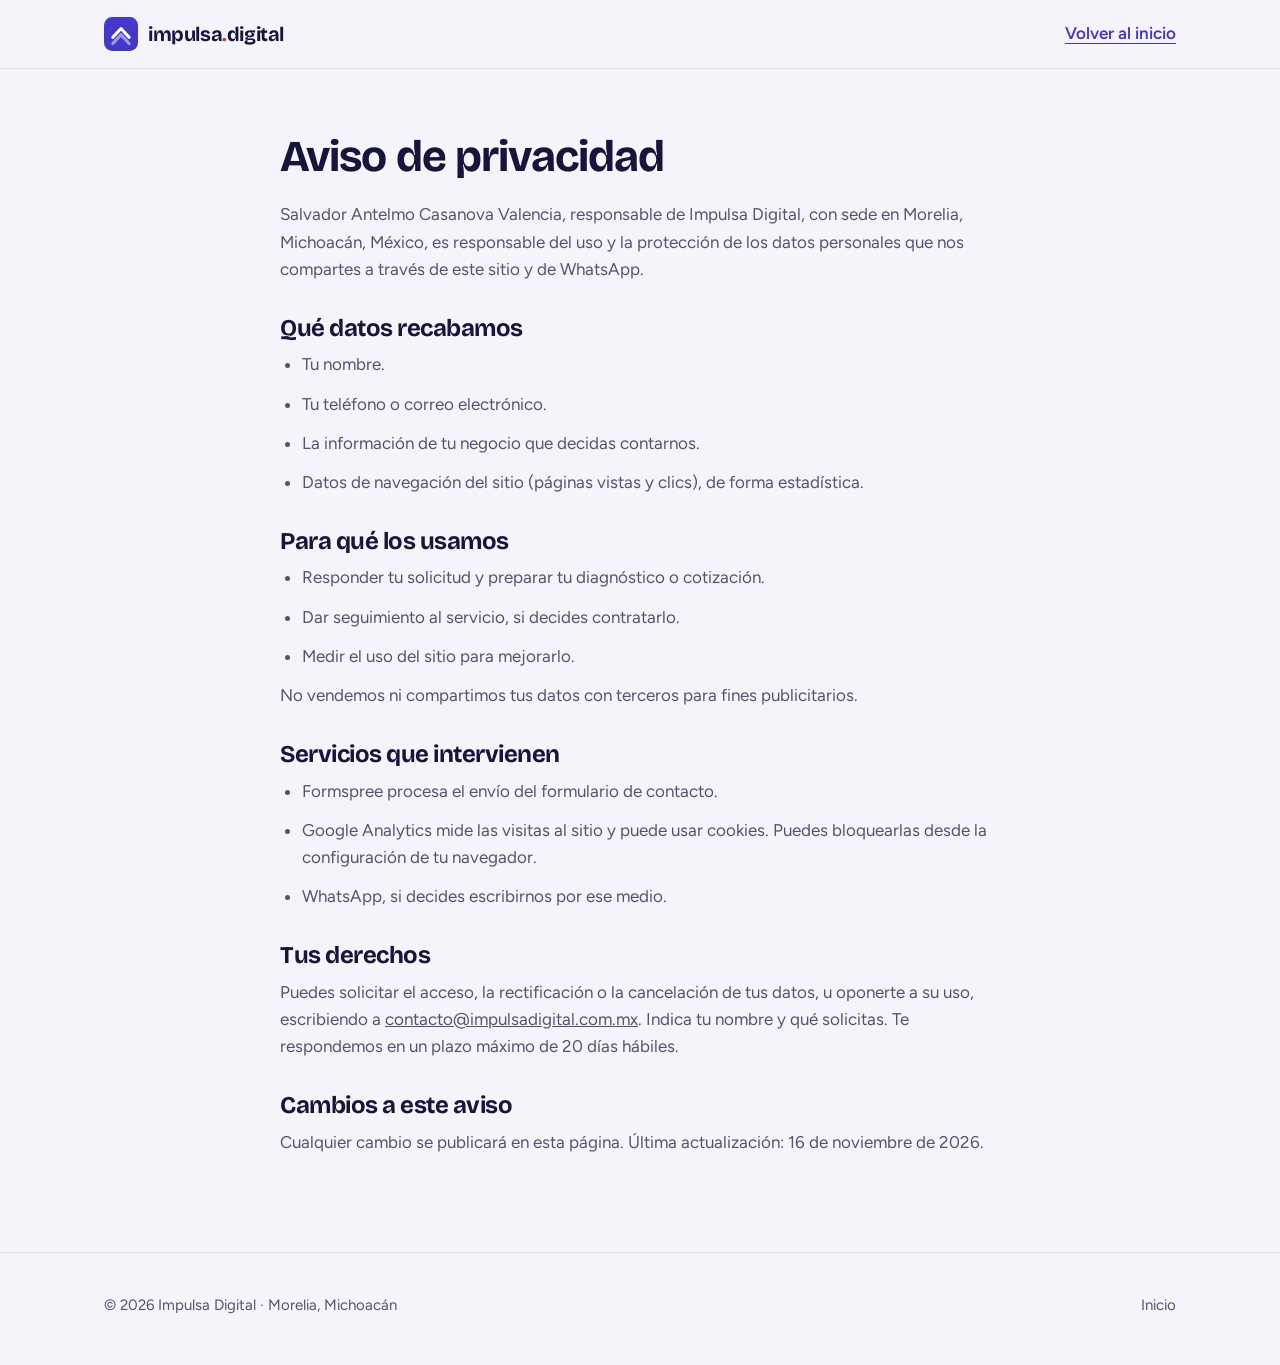
<file: privacidad.html>
<!DOCTYPE html>
<html lang="es-MX">
<head>
<meta charset="UTF-8">
<meta name="viewport" content="width=device-width, initial-scale=1.0">
<title>Aviso de privacidad · Impulsa Digital</title>
<meta name="description" content="Aviso de privacidad de Impulsa Digital.">
<link rel="canonical" href="https://impulsadigital.com.mx/privacidad.html">
<link rel="icon" href="favicon.svg" type="image/svg+xml">
<link rel="preconnect" href="https://fonts.googleapis.com">
<link rel="preconnect" href="https://fonts.gstatic.com" crossorigin>
<link href="https://fonts.googleapis.com/css2?family=Bricolage+Grotesque:opsz,wght@12..96,600;12..96,700&family=Figtree:wght@400;500;600&display=swap" rel="stylesheet">
<link rel="stylesheet" href="css/site.css">
</head>
<body>
<header class="site-header">
  <div class="wrap header-inner">
    <a href="index.html" class="brand" aria-label="Impulsa Digital, inicio">
      <img src="favicon.svg" alt="" width="34" height="34">
      <span>impulsa<i>.</i>digital</span>
    </a>
    <a class="text-link" href="index.html">Volver al inicio</a>
  </div>
</header>
<main class="wrap page">
  <h1>Aviso de privacidad</h1>
  <p>Salvador Antelmo Casanova Valencia, responsable de Impulsa Digital, con sede en Morelia, Michoacán, México, es responsable del uso y la protección de los datos personales que nos compartes a través de este sitio y de WhatsApp.</p>

  <h2>Qué datos recabamos</h2>
  <ul>
    <li>Tu nombre.</li>
    <li>Tu teléfono o correo electrónico.</li>
    <li>La información de tu negocio que decidas contarnos.</li>
    <li>Datos de navegación del sitio (páginas vistas y clics), de forma estadística.</li>
  </ul>

  <h2>Para qué los usamos</h2>
  <ul>
    <li>Responder tu solicitud y preparar tu diagnóstico o cotización.</li>
    <li>Dar seguimiento al servicio, si decides contratarlo.</li>
    <li>Medir el uso del sitio para mejorarlo.</li>
  </ul>
  <p>No vendemos ni compartimos tus datos con terceros para fines publicitarios.</p>

  <h2>Servicios que intervienen</h2>
  <ul>
    <li>Formspree procesa el envío del formulario de contacto.</li>
    <li>Google Analytics mide las visitas al sitio y puede usar cookies. Puedes bloquearlas desde la configuración de tu navegador.</li>
    <li>WhatsApp, si decides escribirnos por ese medio.</li>
  </ul>

  <h2>Tus derechos</h2>
  <p>Puedes solicitar el acceso, la rectificación o la cancelación de tus datos, u oponerte a su uso, escribiendo a <a href="mailto:contacto@impulsadigital.com.mx">contacto@impulsadigital.com.mx</a>. Indica tu nombre y qué solicitas. Te respondemos en un plazo máximo de 20 días hábiles.</p>

  <h2>Cambios a este aviso</h2>
  <p>Cualquier cambio se publicará en esta página. Última actualización: 16 de noviembre de 2026.</p>
</main>
<footer class="site-footer">
  <div class="wrap footer-inner">
    <span>© 2026 Impulsa Digital · Morelia, Michoacán</span>
    <div class="footer-links"><a href="index.html">Inicio</a></div>
  </div>
</footer>
</body>
</html>
</file>
<file: css/site.css>
/* Impulsa Digital — hoja de estilos
   Idea de diseño: página alineada a la izquierda, una sola tinta índigo,
   un solo acento naranja para la acción principal, y una "ruta" numerada
   (te encuentran, te ven bien, te escriben) que ordena toda la página. */
:root{
  color-scheme:light;
  --ink:#17153B;          /* texto y bandas oscuras */
  --ink-soft:#55536F;     /* texto secundario */
  --paper:#F5F4FA;        /* fondo general */
  --surface:#FFFFFF;      /* tarjetas */
  --line:#DFDDEB;         /* bordes */
  --brand:#4338CA;        /* índigo de marca */
  --brand-tint:#ECEBFB;   /* fondo suave de marca */
  --accent:#C2410C;       /* acción principal */
  --accent-dark:#9A3412;
  --on-dark-soft:#C9C7E6;
  --display:'Bricolage Grotesque','Trebuchet MS',system-ui,sans-serif;
  --body:'Figtree',system-ui,-apple-system,'Segoe UI',sans-serif;
  --radius:16px;
  --wrap:1120px;
}
*{margin:0;padding:0;box-sizing:border-box;}
html{scroll-behavior:smooth;scroll-padding-top:84px;}
body{font-family:var(--body);font-size:17px;line-height:1.6;color:var(--ink);background:var(--paper);-webkit-font-smoothing:antialiased;}
img,svg{display:block;max-width:100%;}
a{color:inherit;}
h1,h2,h3{font-family:var(--display);font-weight:700;line-height:1.1;letter-spacing:-.02em;text-wrap:balance;}
h2{font-size:clamp(28px,4vw,40px);}
h3{font-size:21px;letter-spacing:-.01em;}
ul{list-style:none;}
.wrap{max-width:var(--wrap);margin:0 auto;padding:0 24px;}
.skip{position:absolute;left:-9999px;top:0;background:var(--ink);color:#fff;padding:10px 16px;z-index:100;}
.skip:focus{left:8px;top:8px;}
:focus-visible{outline:3px solid var(--brand);outline-offset:3px;border-radius:4px;}

/* Botones */
.btn{display:inline-flex;align-items:center;justify-content:center;gap:10px;font-family:var(--body);font-weight:600;font-size:16px;line-height:1.2;padding:15px 24px;border-radius:999px;border:2px solid transparent;cursor:pointer;text-decoration:none;transition:background .15s,border-color .15s,transform .1s;}
.btn:active{transform:scale(.98);}
.btn-primary{background:var(--accent);color:#fff;}
.btn-primary:hover{background:var(--accent-dark);}
.btn-line{background:transparent;color:var(--ink);border-color:var(--ink);}
.btn-line:hover{background:var(--ink);color:#fff;}
.btn-small{padding:10px 18px;font-size:15px;}
.btn svg{flex-shrink:0;}
.text-link{font-weight:600;color:var(--brand);text-underline-offset:4px;}

/* Encabezado */
.site-header{position:sticky;top:0;z-index:50;background:rgba(245,244,250,.92);backdrop-filter:blur(10px);border-bottom:1px solid var(--line);}
.header-inner{display:flex;align-items:center;justify-content:space-between;gap:24px;min-height:68px;}
.brand{display:inline-flex;align-items:center;gap:10px;font-family:var(--display);font-weight:700;font-size:20px;letter-spacing:-.02em;text-decoration:none;}
.brand img{width:34px;height:34px;}
.brand i{font-style:normal;color:var(--accent);}
.nav{display:flex;align-items:center;gap:28px;}
.nav a:not(.btn){font-size:16px;font-weight:500;color:var(--ink-soft);text-decoration:none;}
.nav a:not(.btn):hover{color:var(--ink);}
.menu-toggle{display:none;width:44px;height:44px;background:none;border:1px solid var(--line);border-radius:12px;cursor:pointer;align-items:center;justify-content:center;flex-direction:column;gap:5px;}
.menu-toggle span{display:block;width:20px;height:2px;border-radius:2px;background:var(--ink);}

/* Hero */
.hero{padding:72px 0 56px;}
.hero-grid{display:grid;grid-template-columns:1.15fr .85fr;gap:64px;align-items:center;}
.eyebrow{display:block;font-size:14px;font-weight:600;letter-spacing:.08em;text-transform:uppercase;color:var(--brand);margin-bottom:18px;}
.hero h1{font-size:clamp(38px,5.6vw,64px);margin-bottom:22px;}
.hero h1 em{font-style:normal;color:var(--brand);}
.lead{font-size:19px;color:var(--ink-soft);max-width:34em;margin-bottom:30px;}
.actions{display:flex;flex-wrap:wrap;gap:12px;}
.trust{display:flex;flex-wrap:wrap;gap:10px 28px;margin-top:34px;padding-top:24px;border-top:1px solid var(--line);font-size:15px;font-weight:500;color:var(--ink-soft);}
.trust li{display:flex;align-items:center;gap:8px;}
.trust li::before{content:'';width:8px;height:8px;border-radius:50%;background:var(--brand);}

/* Ruta ilustrada del hero */
.route{position:relative;display:flex;flex-direction:column;gap:18px;padding-left:44px;}
.route::before{content:'';position:absolute;left:15px;top:18px;bottom:18px;border-left:2px dashed var(--line);}
.route-step{position:relative;background:var(--surface);border:1px solid var(--line);border-radius:var(--radius);padding:16px 18px;}
.route-step .n{position:absolute;left:-44px;top:14px;width:32px;height:32px;border-radius:50%;background:var(--ink);color:#fff;font-family:var(--display);font-weight:700;font-size:15px;display:flex;align-items:center;justify-content:center;}
.route-step small{display:block;font-size:13px;font-weight:600;letter-spacing:.06em;text-transform:uppercase;color:var(--ink-soft);margin-bottom:8px;}
.search-pill{display:flex;align-items:center;gap:10px;background:var(--paper);border-radius:999px;padding:10px 16px;font-size:15px;}
.biz{display:flex;gap:14px;align-items:center;}
.biz-logo{width:46px;height:46px;border-radius:12px;background:var(--brand-tint);color:var(--brand);display:flex;align-items:center;justify-content:center;flex-shrink:0;}
.biz b{display:block;font-size:16px;}
.biz span{font-size:14px;color:var(--ink-soft);}
.biz-actions{display:flex;gap:8px;margin-top:12px;}
.biz-actions span{font-size:13px;font-weight:600;color:var(--brand);background:var(--brand-tint);padding:5px 12px;border-radius:999px;}
.bubble{background:var(--brand);color:#fff;border-radius:16px 16px 16px 4px;padding:12px 16px;font-size:15px;line-height:1.45;max-width:280px;}
.route-note{font-size:13px;color:var(--ink-soft);padding-left:2px;}

/* Secciones */
.section{padding:84px 0;}
.section-head{max-width:40em;margin-bottom:44px;}
.section-head p{color:var(--ink-soft);margin-top:14px;}
.band{background:var(--surface);border-top:1px solid var(--line);border-bottom:1px solid var(--line);}

/* ¿Te suena? */
.pains{display:grid;grid-template-columns:repeat(3,1fr);gap:20px;}
.pain{border-left:3px solid var(--accent);padding:4px 0 4px 20px;}
.pain p:first-child{font-family:var(--display);font-weight:600;font-size:20px;line-height:1.25;margin-bottom:8px;}
.pain p:last-child{font-size:16px;color:var(--ink-soft);}

/* Servicios */
.services{display:grid;grid-template-columns:repeat(3,1fr);gap:20px;}
.service{background:var(--surface);border:1px solid var(--line);border-radius:var(--radius);padding:28px;display:flex;flex-direction:column;gap:14px;}
.service .n{font-family:var(--display);font-weight:700;font-size:15px;width:32px;height:32px;border-radius:50%;background:var(--ink);color:#fff;display:flex;align-items:center;justify-content:center;}
.service > p{font-size:16px;color:var(--ink-soft);}
.ticks{display:flex;flex-direction:column;gap:10px;font-size:16px;}
.ticks li{display:flex;gap:10px;align-items:flex-start;}
.ticks li::before{content:'';flex-shrink:0;width:18px;height:18px;margin-top:4px;border-radius:50%;background:var(--brand-tint) url("data:image/svg+xml,%3Csvg xmlns='http://www.w3.org/2000/svg' viewBox='0 0 18 18'%3E%3Cpath d='M5 9.3l2.6 2.6L13 6.5' fill='none' stroke='%234338CA' stroke-width='2' stroke-linecap='round' stroke-linejoin='round'/%3E%3C/svg%3E") center/contain no-repeat;}

/* Diagnóstico */
.night{background:var(--ink);color:#fff;}
.night .eyebrow{color:#FDBA74;}
.night .section-head p{color:var(--on-dark-soft);}
.diag-grid{display:grid;grid-template-columns:1fr 1fr;gap:56px;align-items:start;}
.steps{counter-reset:paso;display:flex;flex-direction:column;}
.steps li{counter-increment:paso;display:grid;grid-template-columns:44px 1fr;gap:16px;padding:20px 0;border-top:1px solid rgba(255,255,255,.16);}
.steps li:last-child{border-bottom:1px solid rgba(255,255,255,.16);}
.steps li::before{content:counter(paso);font-family:var(--display);font-weight:700;font-size:28px;line-height:1;color:#FDBA74;}
.steps b{display:block;font-family:var(--display);font-size:19px;margin-bottom:4px;}
.steps span{font-size:16px;color:var(--on-dark-soft);}
.steps em{font-style:normal;font-size:13px;font-weight:600;letter-spacing:.06em;text-transform:uppercase;color:#FDBA74;display:block;margin-bottom:4px;}
.night .ticks li::before{background-color:rgba(255,255,255,.14);background-image:url("data:image/svg+xml,%3Csvg xmlns='http://www.w3.org/2000/svg' viewBox='0 0 18 18'%3E%3Cpath d='M5 9.3l2.6 2.6L13 6.5' fill='none' stroke='%23ffffff' stroke-width='2' stroke-linecap='round' stroke-linejoin='round'/%3E%3C/svg%3E");}
.night .ticks{margin:22px 0 30px;}

/* Trabajo */
.works{display:grid;grid-template-columns:1fr 1fr;gap:24px;}
.work{background:var(--surface);border:1px solid var(--line);border-radius:var(--radius);overflow:hidden;display:flex;flex-direction:column;}
.work-shot{border-bottom:1px solid var(--line);background:var(--paper);}
.work-shot img{width:100%;height:auto;aspect-ratio:16/10;object-fit:cover;object-position:top;}
.work-body{padding:26px 28px 28px;display:flex;flex-direction:column;gap:12px;flex:1;}
.tags{display:flex;flex-wrap:wrap;gap:8px;}
.tags span{font-size:13px;font-weight:600;color:var(--brand);background:var(--brand-tint);padding:4px 12px;border-radius:999px;}
.work-body p{font-size:16px;color:var(--ink-soft);}
.work-body .text-link{margin-top:auto;padding-top:6px;}
.works-note{margin-top:28px;color:var(--ink-soft);max-width:44em;}

/* Paquetes */
.plans{display:grid;grid-template-columns:repeat(4,1fr);gap:16px;align-items:stretch;}
.plans-title{margin:36px 0 18px;color:var(--ink-soft);display:flex;flex-direction:column;gap:6px;}
.plan{background:var(--surface);border:1px solid var(--line);border-radius:var(--radius);padding:24px 22px;display:flex;flex-direction:column;gap:16px;}
.plan.featured{border:2px solid var(--brand);}
.plan-kicker{font-size:13px;font-weight:600;letter-spacing:.06em;text-transform:uppercase;color:var(--brand);display:flex;justify-content:space-between;gap:8px;align-items:center;}
.plan-kicker b{background:var(--brand);color:#fff;border-radius:999px;padding:3px 10px;font-size:12px;letter-spacing:.02em;text-transform:none;}
.plan-for{font-size:16px;color:var(--ink-soft);}
.price{padding:14px 0;border-top:1px solid var(--line);border-bottom:1px solid var(--line);font-size:15px;color:var(--ink-soft);}
.price strong{font-family:var(--display);font-size:30px;letter-spacing:-.02em;color:var(--ink);font-variant-numeric:tabular-nums;margin:0 4px;}
.plan .ticks{flex:1;}
.plan .btn{width:100%;}
.plan .ticks{font-size:15px;}
.price strong{font-size:28px;}
.web-plan{background:var(--brand-tint);border-radius:var(--radius);padding:28px;display:flex;flex-wrap:wrap;align-items:center;justify-content:space-between;gap:20px;}
.web-plan div{max-width:40em;}
.web-plan p{color:var(--ink-soft);margin-top:6px;font-size:16px;}
.learn{margin-top:44px;}
.price-note{margin-top:18px;font-size:15px;color:var(--ink-soft);}

/* Compromisos */
.promises{display:grid;grid-template-columns:repeat(4,1fr);gap:28px;}
.promise b{display:block;font-family:var(--display);font-size:19px;line-height:1.2;margin-bottom:8px;}
.promise p{font-size:16px;color:var(--ink-soft);}
.promise::before{content:'';display:block;width:36px;height:3px;background:var(--accent);margin-bottom:16px;}

/* Preguntas */
.faq{max-width:760px;}
.faq details{border-top:1px solid var(--line);}
.faq details:last-child{border-bottom:1px solid var(--line);}
.faq summary{list-style:none;cursor:pointer;padding:20px 40px 20px 0;font-family:var(--display);font-weight:600;font-size:19px;position:relative;}
.faq summary::-webkit-details-marker{display:none;}
.faq summary::after{content:'+';position:absolute;right:4px;top:14px;font-size:28px;font-weight:400;color:var(--brand);}
.faq details[open] summary::after{content:'–';}
.faq details p{padding:0 40px 22px 0;color:var(--ink-soft);}

/* Contacto */
.contact-grid{display:grid;grid-template-columns:1fr 1fr;gap:56px;align-items:start;}
.contact-info p{color:var(--ink-soft);margin:14px 0 26px;}
.facts{margin-top:28px;display:flex;flex-direction:column;gap:12px;font-size:16px;color:var(--ink-soft);}
.facts b{color:var(--ink);font-weight:600;}
.form{background:var(--paper);border:1px solid var(--line);border-radius:var(--radius);padding:30px;display:flex;flex-direction:column;gap:18px;}
.field{display:flex;flex-direction:column;gap:6px;}
.field label{font-size:15px;font-weight:600;}
.field label span{font-weight:400;color:var(--ink-soft);}
.field input,.field select,.field textarea{font-family:var(--body);font-size:16px;color:var(--ink);background:var(--surface);border:1px solid #B9B6CC;border-radius:10px;padding:12px 14px;width:100%;}
.field textarea{min-height:96px;resize:vertical;}
.field input:focus,.field select:focus,.field textarea:focus{outline:3px solid var(--brand-tint);border-color:var(--brand);}
.hp{position:absolute;left:-9999px;}
.form-status{font-size:15px;font-weight:600;min-height:1.4em;}
.form-status.ok{color:#166534;}
.form-status.err{color:#B91C1C;}
.form-note{font-size:14px;color:var(--ink-soft);}

/* Pie */
.site-footer{padding:40px 0 48px;border-top:1px solid var(--line);font-size:15px;color:var(--ink-soft);}
.footer-inner{display:flex;flex-wrap:wrap;justify-content:space-between;align-items:center;gap:18px 32px;}
.footer-links{display:flex;flex-wrap:wrap;gap:8px 24px;}
.footer-links a{text-decoration:none;}
.footer-links a:hover{color:var(--ink);text-decoration:underline;}

/* WhatsApp flotante (solo móvil) */
.wa-float{display:none;position:fixed;right:16px;bottom:16px;z-index:60;width:58px;height:58px;border-radius:50%;background:var(--accent);color:#fff;align-items:center;justify-content:center;box-shadow:0 10px 24px -8px rgba(23,21,59,.5);}

/* Páginas simples */
.page{padding:64px 0 84px;max-width:720px;}
.page h1{font-size:clamp(32px,5vw,44px);margin-bottom:20px;}
.page h2{font-size:24px;margin:32px 0 10px;}
.page p,.page li{color:var(--ink-soft);margin-bottom:12px;}
.page ul{list-style:disc;padding-left:22px;}
.draft{background:#FEF3C7;border:1px solid #F59E0B;color:#78350F;border-radius:12px;padding:14px 18px;font-size:15px;margin-bottom:28px;}

/* Formulario de diagnóstico */
.page-wide{max-width:820px;}
.page-wide .lead{margin-bottom:28px;}
.form fieldset{border:0;display:flex;flex-direction:column;gap:16px;padding-top:6px;}
.form fieldset+fieldset{border-top:1px solid var(--line);padding-top:22px;}
.form legend{font-family:var(--display);font-weight:700;font-size:20px;letter-spacing:-.01em;margin-bottom:4px;padding:0;}
.form .hint{font-size:15px;color:var(--ink-soft);margin:0;}
.form-grid{display:grid;grid-template-columns:1fr 1fr;gap:16px;}
.group-label{font-size:15px;font-weight:600;}
.checks{display:grid;grid-template-columns:1fr 1fr;gap:10px 16px;font-size:16px;}
.checks label{display:flex;gap:10px;align-items:center;font-weight:400;}
.checks input{width:20px;height:20px;accent-color:var(--brand);flex-shrink:0;padding:0;}
.alt-link{margin-top:14px;font-size:15px;color:var(--on-dark-soft);}
.alt-link a{color:#fff;font-weight:600;text-underline-offset:4px;}
@media(max-width:620px){.form-grid,.checks{grid-template-columns:1fr;}}

/* Adaptación */
@media(max-width:1100px){
  .plans{grid-template-columns:1fr 1fr;}
}
@media(max-width:620px){
  .plans{grid-template-columns:1fr;}
}
@media(max-width:960px){
  .hero-grid,.diag-grid,.contact-grid{grid-template-columns:1fr;gap:44px;}
  .pains,.services{grid-template-columns:1fr;}
  .promises{grid-template-columns:1fr 1fr;}
}
@media(max-width:760px){
  body{font-size:16px;}
  .section{padding:60px 0;}
  .hero{padding:44px 0 40px;}
  .works{grid-template-columns:1fr;}
  .menu-toggle{display:flex;}
  .nav{display:none;position:absolute;left:0;right:0;top:100%;background:var(--paper);border-bottom:1px solid var(--line);flex-direction:column;align-items:stretch;gap:0;padding:8px 24px 20px;}
  .nav.open{display:flex;}
  .nav a:not(.btn){padding:14px 0;border-bottom:1px solid var(--line);font-size:17px;}
  .nav .btn{margin-top:16px;}
  .actions .btn{width:100%;}
  .wa-float{display:flex;}
  .site-footer{padding-bottom:96px;}
}
@media(max-width:480px){
  .promises{grid-template-columns:1fr;}
  .wrap{padding:0 18px;}
}
@media(prefers-reduced-motion:reduce){
  html{scroll-behavior:auto;}
  *{transition:none !important;}
}
</file>
